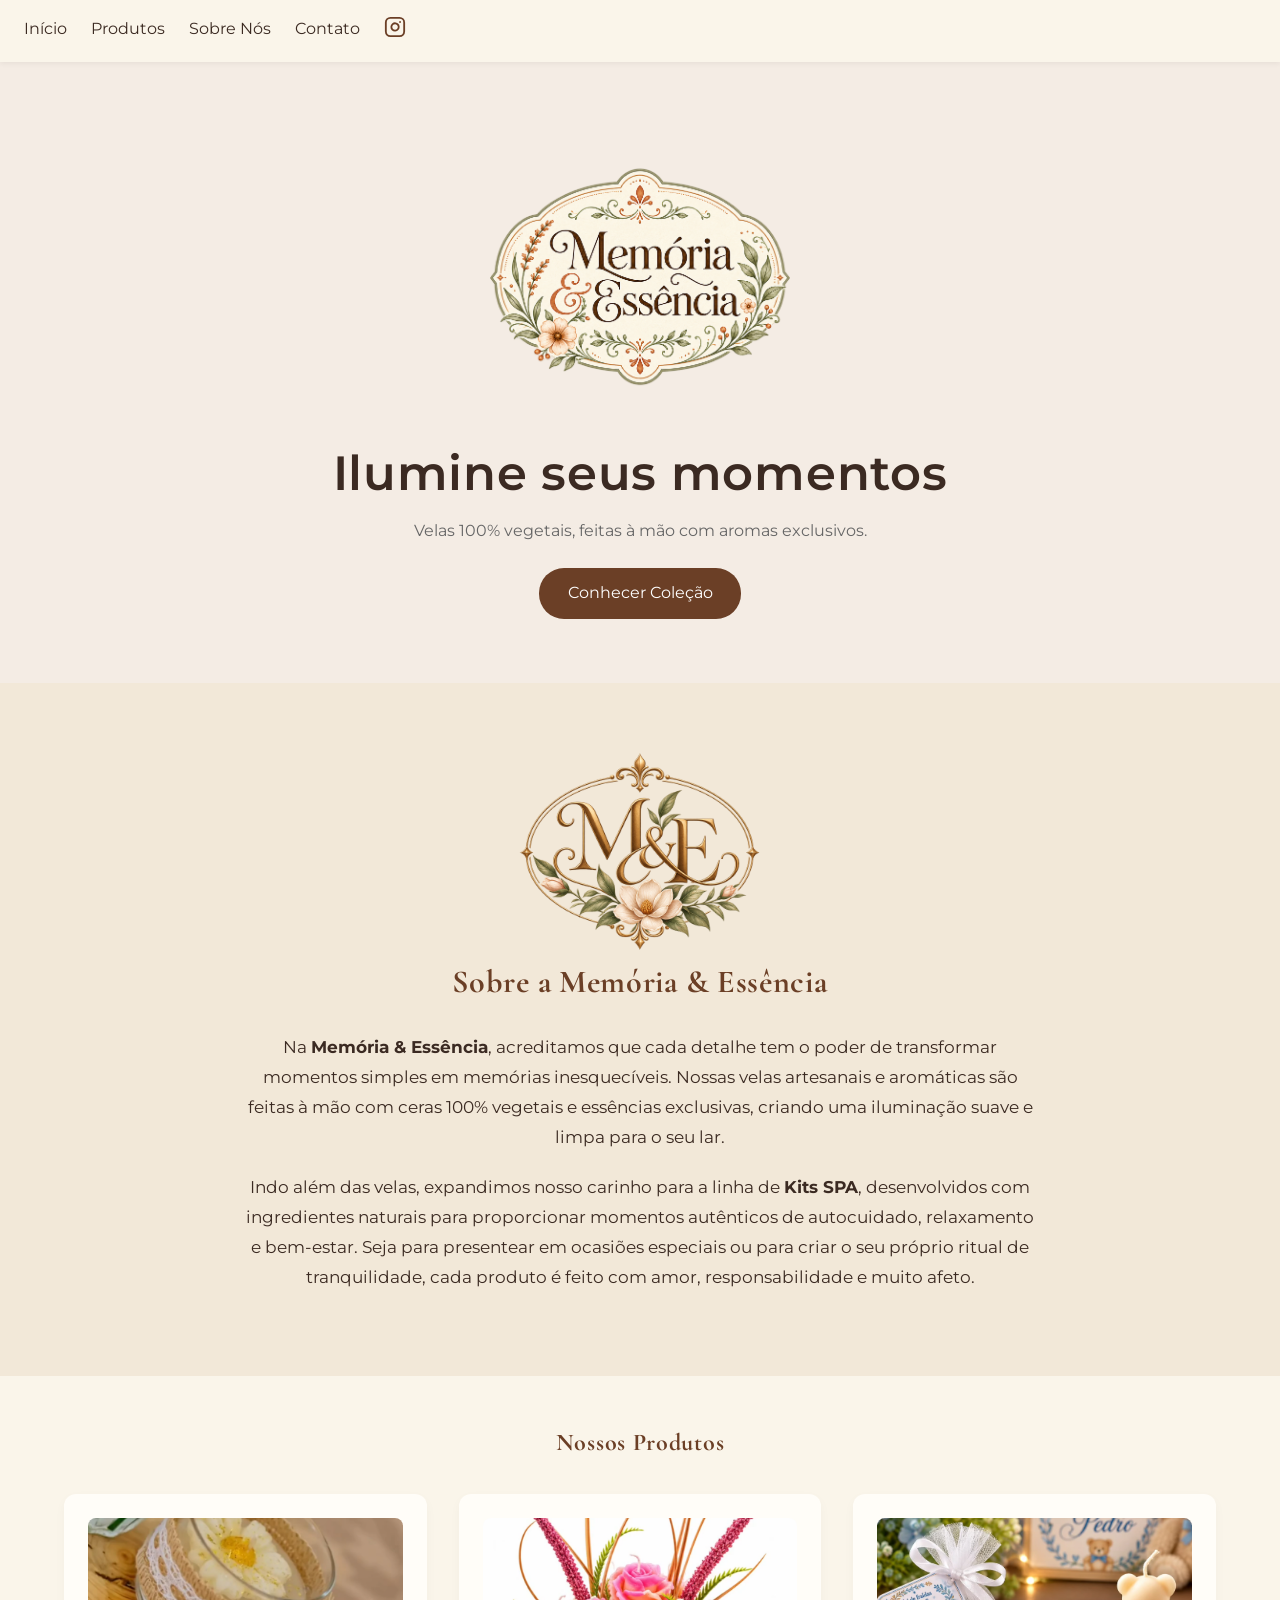
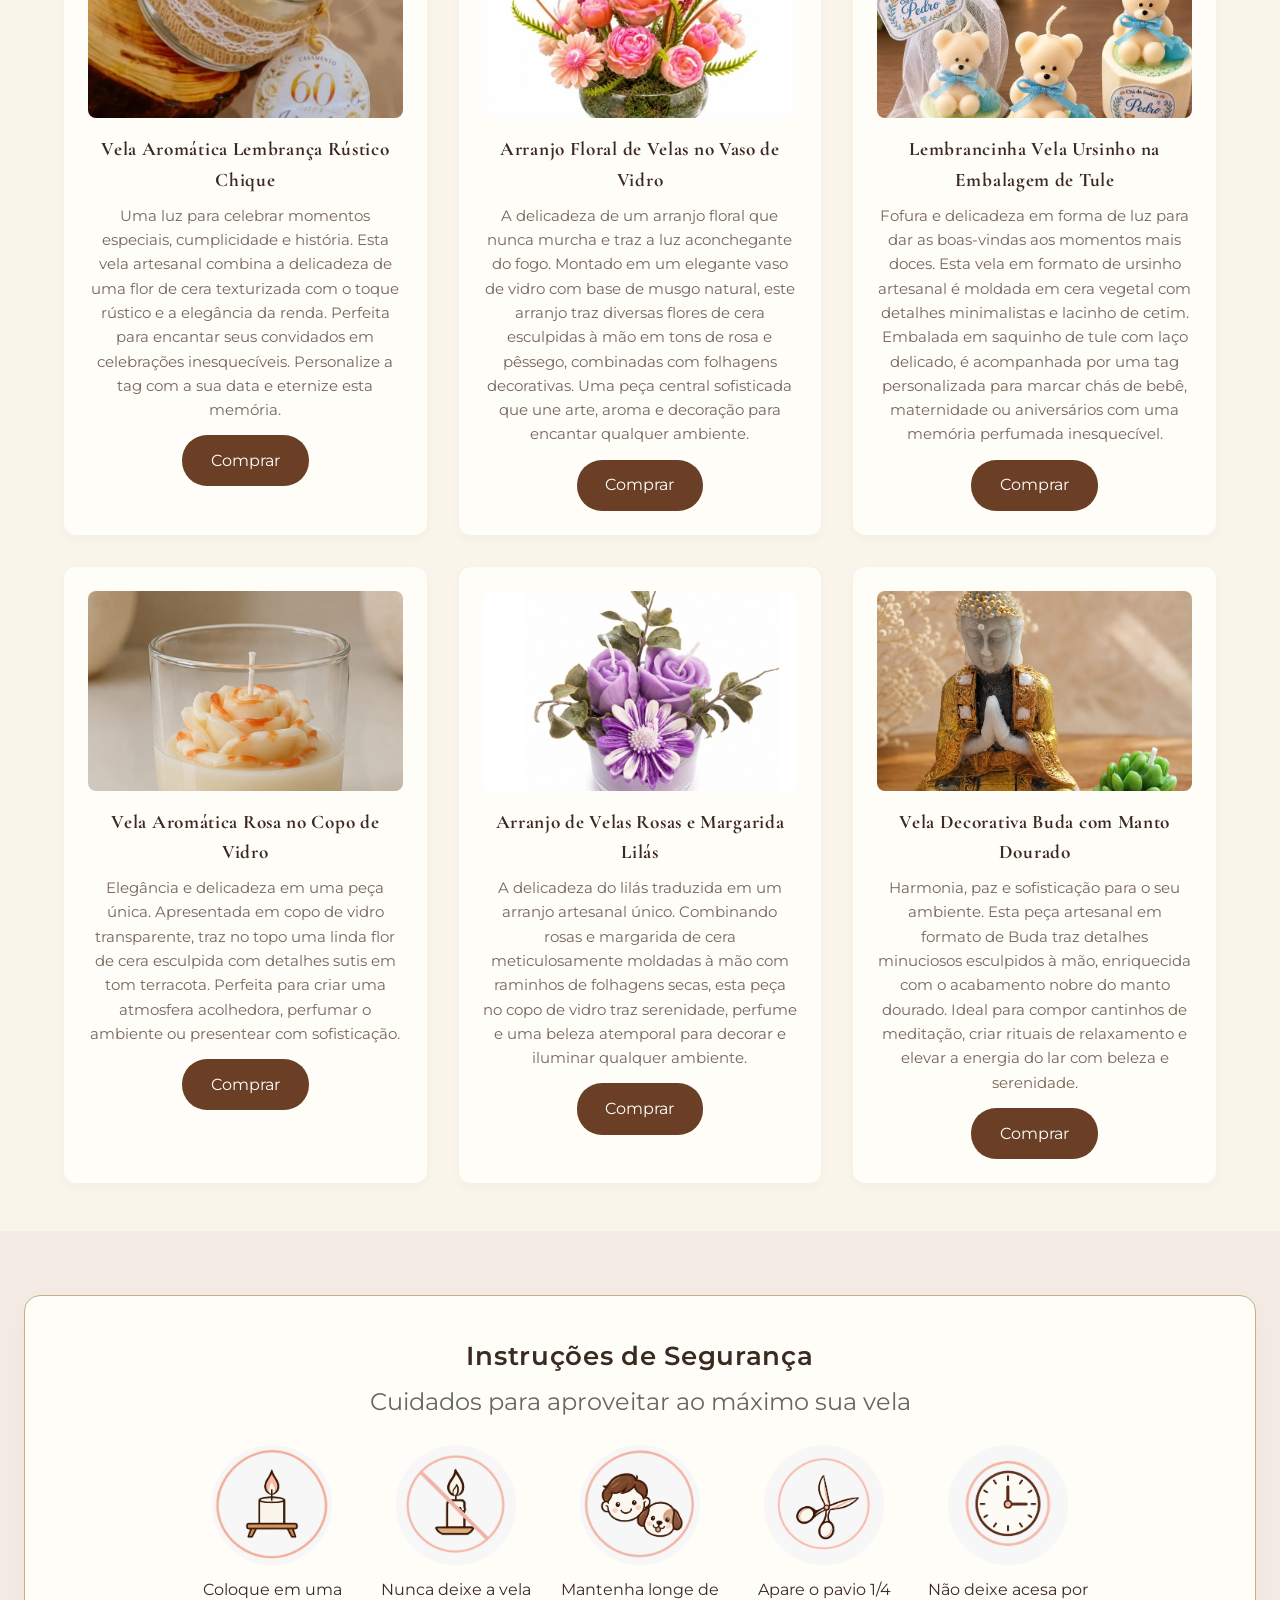
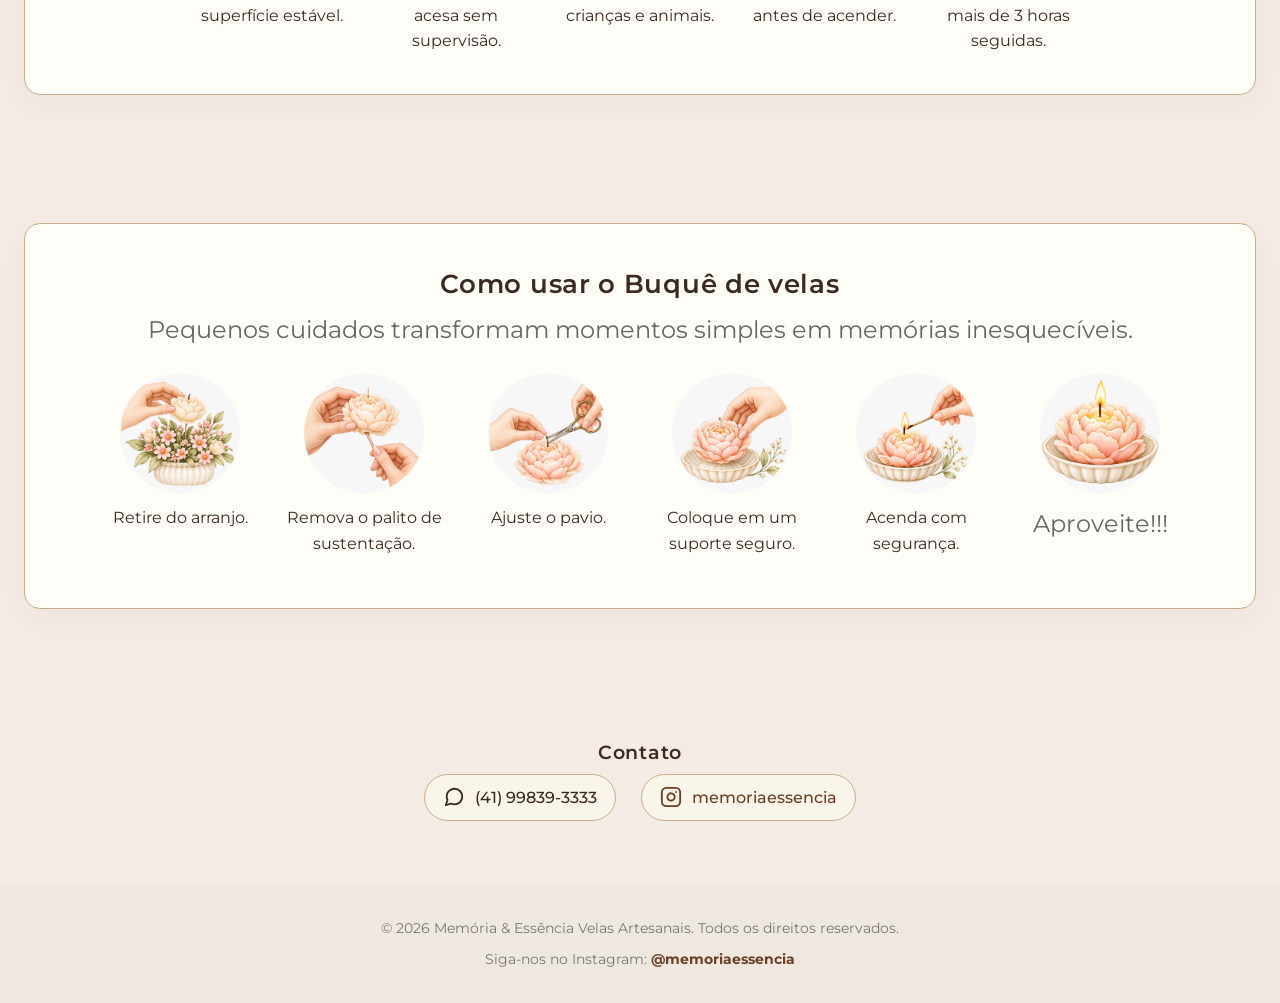
<file: index.html>
<!DOCTYPE html>
<html lang="pt-BR">

<head>
  <meta charset="UTF-8">
  <meta name="viewport" content="width=device-width, initial-scale=1.0">
  <title>Memória & Essência - Velas Artesanais</title>
  <link rel="preconnect" href="https://fonts.googleapis.com">
  <link rel="preconnect" href="https://fonts.gstatic.com" crossorigin>
  <link href="https://fonts.googleapis.com/css2?family=Cormorant+Garamond:wght@500;600;700&family=Montserrat:wght@300;400;500&display=swap" rel="stylesheet">
  <link rel="stylesheet" href="style.css">
  <link rel="icon" type="image/png" href="logo-mini.png">
  <!-- Meta Tags para Redes Sociais e WhatsApp -->
<meta property="og:type" content="website">
<meta property="og:title" content="Memória & Essência - Velas Artesanais & Kits SPA">
<meta property="og:description" content="Velas 100% vegetais feitas à mão e produtos naturais para o seu bem-estar.">
<meta property="og:url" content="https://memoriaessencia.github.io/home/">

   <!-- Aponta para a logo-mini em vez da logo padrão -->
  <meta property="og:image" content="https://memoriaessencia.github.io/home/1200x630.png">
  <meta property="og:image:type" content="image/png">
</head>

<body>

  <header class="header">

    <button class="menu-toggle" id="menuToggle" aria-label="Abrir Menu">
      &#9776;
    </button>

    <nav class="nav" id="navMenu">
      <ul>
        <li><a href="#home">Início</a></li>
        <li><a href="#produtos">Produtos</a></li>
        <li><a href="#sobre">Sobre Nós</a></li>
        <li><a href="#contato">Contato</a></li>
        <li>
          <a href="https://www.instagram.com/memoriaessencia" target="_blank" rel="noopener noreferrer"
            class="instagram-link" aria-label="Instagram">
            
            <svg xmlns="http://www.w3.org/2000/svg" width="22" height="22" viewBox="0 0 24 24" fill="none"
              stroke="currentColor" stroke-width="2" stroke-linecap="round" stroke-linejoin="round">
              <rect x="2" y="2" width="20" height="20" rx="5" ry="5"></rect>
              <path d="M16 11.37A4 4 0 1 1 12.63 8 4 4 0 0 1 16 11.37z"></path>
              <line x1="17.5" y1="6.5" x2="17.51" y2="6.5"></line>
            </svg>
            
          </a>
        </li>
      </ul>
    </nav>
  </header>

  <section id="home" class="hero">
     <img src="logo.png" alt="Memória & Essência" class="hero-logo">
  <div class="hero-content">
    <h1>Ilumine seus momentos</h1>    
    <p>Velas 100% vegetais, feitas à mão com aromas exclusivos.</p>
    <a href="#produtos" class="btn">Conhecer Coleção</a>
  </div>
</section>

  <!-- Seção Sobre Nós -->
  <section id="sobre" class="about">
    <div class="about-container">
      <img src="logo-mini.png" alt="Memória & Essência" class="hero-logo">
      <h2>Sobre a Memória & Essência</h2> 
      <p>
        Na <strong>Memória & Essência</strong>, acreditamos que cada detalhe tem o poder de transformar momentos simples em memórias inesquecíveis. Nossas velas artesanais e aromáticas são feitas à mão com ceras 100% vegetais e essências exclusivas, criando uma iluminação suave e limpa para o seu lar.
      </p>
      <p>
        Indo além das velas, expandimos nosso carinho para a linha de <strong>Kits SPA</strong>, desenvolvidos com ingredientes naturais para proporcionar momentos autênticos de autocuidado, relaxamento e bem-estar. Seja para presentear em ocasiões especiais ou para criar o seu próprio ritual de tranquilidade, cada produto é feito com amor, responsabilidade e muito afeto.
      </p>
    </div>
  </section>

  <!-- Seção de Produtos -->
  <section id="produtos" class="products">
    <h2>Nossos Produtos</h2>
    <div class="product-grid" id="productGrid" >
    </div>
  </section>

  <!-- SEGURANÇA -->
     <section id="seguranca" class="hero">

      <div class="instructions-card">
        <h1>Instruções de Segurança</h1>
        <p>Cuidados para aproveitar ao máximo sua vela</p>
        <ul class="instructions-buque">
          <li>
            <img src="img/step1.jpeg" class="instructions-img" />
            <span>Coloque em uma superfície estável.</span>
          </li>

          <li>
            <img src="img/step2.jpeg" class="instructions-img" />
            <span>Nunca deixe a vela acesa sem supervisão.</span>
          </li>


          <li>
            <img src="img/step3.jpeg" class="instructions-img" />
            <span>Mantenha longe de crianças e animais.</span>
          </li>

          <li>
            <img src="img/step4.jpeg" class="instructions-img" />
            <span>Apare o pavio 1/4 antes de acender.</span>
          </li>

          <li>
            <img src="img/step5.jpeg" class="instructions-img" />
            <span>Não deixe acesa por mais de 3 horas seguidas.</span>
          </li>

        </ul>

      </div>
    </section>

    <section id="buque" class="hero">

      <div class="instructions-card">
        <h1>Como usar o Buquê de velas</h1>
        <p>Pequenos cuidados transformam momentos simples em memórias inesquecíveis.</p>

        <ul class="instructions-buque">
          <li>
            <img src="img/buque1.jpeg" class="instructions-img" />
            <span>Retire do arranjo.</span>
          </li>

          <li>
            <img src="img/buque2.jpeg" class="instructions-img" />
            <span>Remova o palito de sustentação.</span>
          </li>


          <li>
            <img src="img/buque3.jpeg" class="instructions-img" />
            <span>Ajuste o pavio.</span>
          </li>

          <li>
            <img src="img/buque4.jpeg" class="instructions-img" />
            <span>Coloque em um suporte seguro.</span>
          </li>

          <li>
            <img src="img/buque5.jpeg" class="instructions-img" />
            <span>Acenda com segurança.</span>
          </li>
          <li>
            <img src="img/buque6.jpeg" class="instructions-img" />
            <p>Aproveite!!!</p>
          </li>
        </ul>
      </div>
    </section>

    <!-- SEÇÃO DE CONTATO -->
    <section class="hero" id="contato">
      <h2>Contato</h2>
      <div class="contact-links">
        <!-- WhatsApp -->
        <a href="https://wa.me/5541998393333" target="_blank" rel="noopener noreferrer"
          class="contact-link whatsapp-link" aria-label="WhatsApp">
          <svg xmlns="http://www.w3.org/2000/svg" width="22" height="22" viewBox="0 0 24 24" fill="none"
            stroke="currentColor" stroke-width="2" stroke-linecap="round" stroke-linejoin="round">
            <path
              d="M21 11.5a8.38 8.38 0 0 1-.9 3.8 8.5 8.5 0 0 1-7.6 4.7 8.38 8.38 0 0 1-3.8-.9L3 21l1.9-5.7a8.38 8.38 0 0 1-.9-3.8 8.5 8.5 0 0 1 4.7-7.6 8.38 8.38 0 0 1 3.8-.9h.5a8.48 8.48 0 0 1 8 8v.5z" />
          </svg>
          <span>(41) 99839-3333</span>
        </a>

        <!-- Instagram -->
        <a href="https://www.instagram.com/memoriaessencia" target="_blank" rel="noopener noreferrer"
          class="contact-link instagram-link" aria-label="Instagram">
          <svg xmlns="http://www.w3.org/2000/svg" width="22" height="22" viewBox="0 0 24 24" fill="none"
            stroke="currentColor" stroke-width="2" stroke-linecap="round" stroke-linejoin="round">
            <rect x="2" y="2" width="20" height="20" rx="5" ry="5"></rect>
            <path d="M16 11.37A4 4 0 1 1 12.63 8 4 4 0 0 1 16 11.37z"></path>
            <line x1="17.5" y1="6.5" x2="17.51" y2="6.5"></line>
          </svg>
          <span>memoriaessencia</span>
        </a>
      </div>
    </section>

  <!-- Rodapé -->
  <footer id="contato" class="footer">
    <div class="footer-content">
      <p>&copy; 2026 Memória & Essência Velas Artesanais. Todos os direitos reservados.</p>
      <!-- LINK DO INSTAGRAM NO RODAPÉ -->
      <p>
        Siga-nos no Instagram:
        <a href="https://www.instagram.com/memoriaessencia" target="_blank" rel="noopener noreferrer"
          class="footer-insta">
          @memoriaessencia
        </a>
      </p>
    </div>
  </footer>

  <script src="script.js"></script>
</body>

</html>
</file>
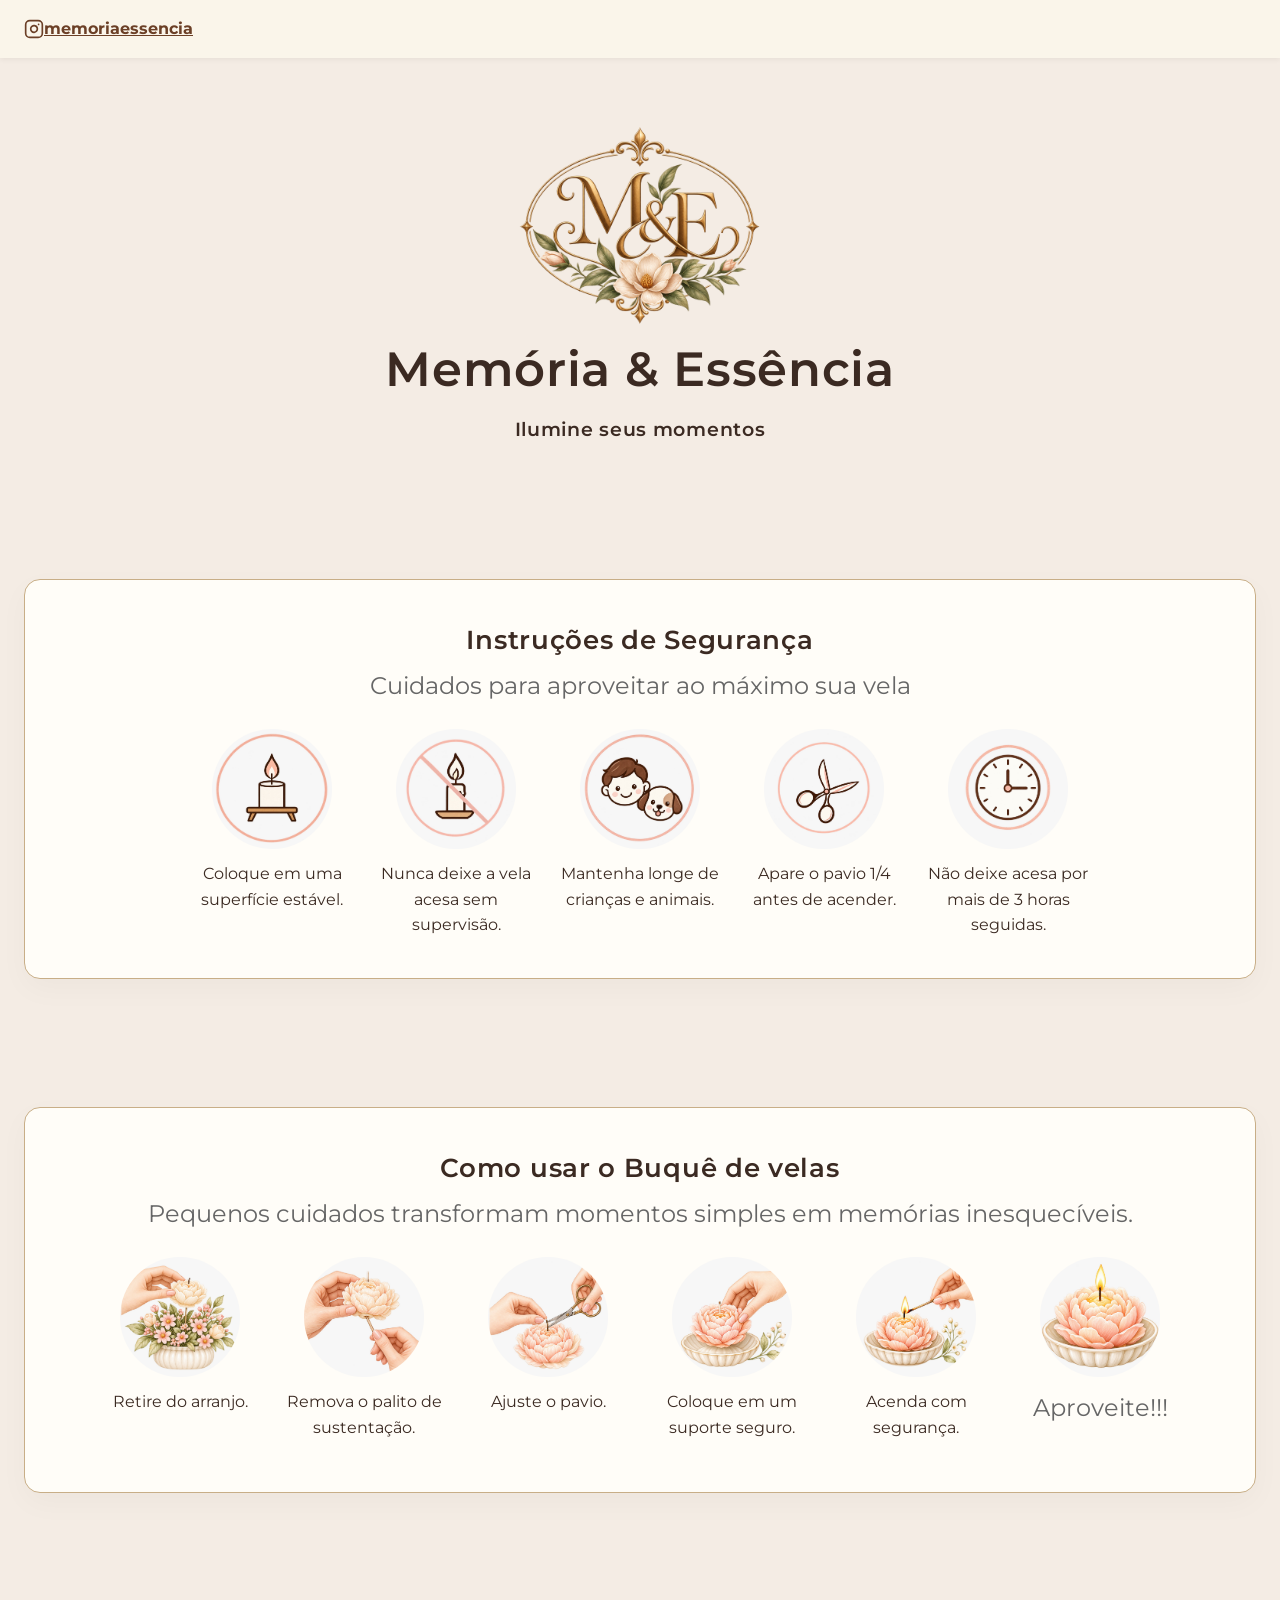
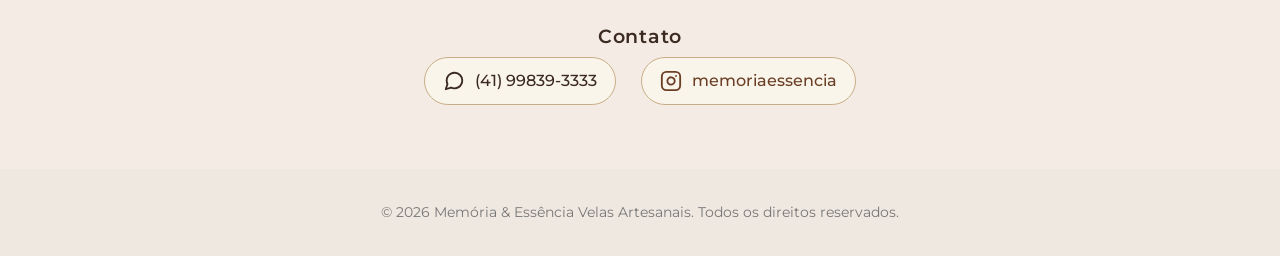
<file: seguranca.html>
<!DOCTYPE html>
<html lang="pt-BR">

<head>
  <meta charset="UTF-8">
  <meta name="viewport" content="width=device-width, initial-scale=1.0">
  <title>Memória & Essência - Instruções de Segurança</title>

  <!-- Fontes do Google -->
  <link rel="preconnect" href="https://fonts.googleapis.com">
  <link rel="preconnect" href="https://fonts.gstatic.com" crossorigin>
  <link
    href="https://fonts.googleapis.com/css2?family=Cormorant+Garamond:ital,wght@0,500;0,600;0,700;1,400&family=Montserrat:wght@300;400;500&display=swap"
    rel="stylesheet">

  <link rel="stylesheet" href="style.css">
  <link rel="icon" type="image/png" href="logo-mini.png">
  <!-- Meta tags Open Graph ajustadas para o WhatsApp -->
  <meta property="og:type" content="website">
  <meta property="og:title" content="Memória & Essência - Instruções de Segurança">
  <meta property="og:description" content="Aprenda a cuidar da sua vela artesanal com segurança.">
  <meta property="og:url" content="https://memoriaessencia.github.io/home/seguranca.html">

  <!-- Aponta para a logo-mini em vez da logo padrão -->
  <meta property="og:image" content="https://memoriaessencia.github.io/home/300x300.png">
  <meta property="og:image:type" content="image/png">

</head>

<body>

  <header class="header">
    <a href="https://www.instagram.com/memoriaessencia" target="_blank" rel="noopener noreferrer" class="instagram-link"
      aria-label="Instagram">
      <svg xmlns="http://www.w3.org/2000/svg" width="20" height="20" viewBox="0 0 24 24" fill="none"
        stroke="currentColor" stroke-width="2" stroke-linecap="round" stroke-linejoin="round">
        <rect x="2" y="2" width="20" height="20" rx="5" ry="5"></rect>
        <path d="M16 11.37A4 4 0 1 1 12.63 8 4 4 0 0 1 16 11.37z"></path>
        <line x1="17.5" y1="6.5" x2="17.51" y2="6.5"></line>
      </svg>
      <span>memoriaessencia</span>
    </a>
  </header>

  <main class="main-container">

    <section class="hero">
      <img src="logo-mini.png" alt="Memória & Essência" class="hero-logo">
       
      <h1>Memória & Essência</h1>
      <h2>Ilumine seus momentos</h2>
    </section>
    <section id="seguranca" class="hero">

      <div class="instructions-card">
        <h1>Instruções de Segurança</h1>
        <p>Cuidados para aproveitar ao máximo sua vela</p>
        <ul class="instructions-buque">
          <li>
            <img src="img/step1.jpeg" class="instructions-img" />
            <span>Coloque em uma superfície estável.</span>
          </li>

          <li>
            <img src="img/step2.jpeg" class="instructions-img" />
            <span>Nunca deixe a vela acesa sem supervisão.</span>
          </li>


          <li>
            <img src="img/step3.jpeg" class="instructions-img" />
            <span>Mantenha longe de crianças e animais.</span>
          </li>

          <li>
            <img src="img/step4.jpeg" class="instructions-img" />
            <span>Apare o pavio 1/4 antes de acender.</span>
          </li>

          <li>
            <img src="img/step5.jpeg" class="instructions-img" />
            <span>Não deixe acesa por mais de 3 horas seguidas.</span>
          </li>

        </ul>

      </div>
    </section>

    <section id="buque" class="hero">

      <div class="instructions-card">
        <h1>Como usar o Buquê de velas</h1>
        <p>Pequenos cuidados transformam momentos simples em memórias inesquecíveis.</p>

        <ul class="instructions-buque">
          <li>
            <img src="img/buque1.jpeg" class="instructions-img" />
            <span>Retire do arranjo.</span>
          </li>

          <li>
            <img src="img/buque2.jpeg" class="instructions-img" />
            <span>Remova o palito de sustentação.</span>
          </li>


          <li>
            <img src="img/buque3.jpeg" class="instructions-img" />
            <span>Ajuste o pavio.</span>
          </li>

          <li>
            <img src="img/buque4.jpeg" class="instructions-img" />
            <span>Coloque em um suporte seguro.</span>
          </li>

          <li>
            <img src="img/buque5.jpeg" class="instructions-img" />
            <span>Acenda com segurança.</span>
          </li>
          <li>
            <img src="img/buque6.jpeg" class="instructions-img" />
            <p>Aproveite!!!</p>
          </li>


        </ul>

      </div>
    </section>

    <!-- SEÇÃO DE CONTATO -->
    <section class="hero">
      <h2>Contato</h2>
      <div class="contact-links">
        <!-- WhatsApp -->
        <a href="https://wa.me/5541998393333" target="_blank" rel="noopener noreferrer"
          class="contact-link whatsapp-link" aria-label="WhatsApp">
          <svg xmlns="http://www.w3.org/2000/svg" width="22" height="22" viewBox="0 0 24 24" fill="none"
            stroke="currentColor" stroke-width="2" stroke-linecap="round" stroke-linejoin="round">
            <path
              d="M21 11.5a8.38 8.38 0 0 1-.9 3.8 8.5 8.5 0 0 1-7.6 4.7 8.38 8.38 0 0 1-3.8-.9L3 21l1.9-5.7a8.38 8.38 0 0 1-.9-3.8 8.5 8.5 0 0 1 4.7-7.6 8.38 8.38 0 0 1 3.8-.9h.5a8.48 8.48 0 0 1 8 8v.5z" />
          </svg>
          <span>(41) 99839-3333</span>
        </a>

        <!-- Instagram -->
        <a href="https://www.instagram.com/memoriaessencia" target="_blank" rel="noopener noreferrer"
          class="contact-link instagram-link" aria-label="Instagram">
          <svg xmlns="http://www.w3.org/2000/svg" width="22" height="22" viewBox="0 0 24 24" fill="none"
            stroke="currentColor" stroke-width="2" stroke-linecap="round" stroke-linejoin="round">
            <rect x="2" y="2" width="20" height="20" rx="5" ry="5"></rect>
            <path d="M16 11.37A4 4 0 1 1 12.63 8 4 4 0 0 1 16 11.37z"></path>
            <line x1="17.5" y1="6.5" x2="17.51" y2="6.5"></line>
          </svg>
          <span>memoriaessencia</span>
        </a>
      </div>
    </section>


  </main>

  <!-- Rodapé -->
  <footer id="contato" class="footer">
    <div class="footer-content">
      <p>&copy; 2026 Memória & Essência Velas Artesanais. Todos os direitos reservados.</p>
    </div>
  </footer>

</body>

</html>
</file>
<file: style.css>
/* --- RESET E VARIÁVEIS --- */
* {
  margin: 0;
  padding: 0;
  box-sizing: border-box;
}

:root {
  --primary-color: #6B3F26;     /* Marrom profundo da tipografia */
  --secondary-color: #A8663A;   /* Cobre / terracota dos ornamentos */
  --accent-color: #7A7B55;      /* Verde oliva das folhas */
  
  --bg-color: #FAF5EA;          /* Creme suave do fundo da logo */
  --bg-secondary: #F2E8D8;      /* Bege para seções alternadas */
  --card-bg: #FFFDF8;           /* Marfim claro para cards */
  
  --text-color: #3B2A22;        /* Marrom escuro, mais elegante que preto */
  --text-light: #76665B;        /* Texto secundário */
  
  --border-color: #C8AE87;      /* Dourado/bege suave */
  --highlight-color: #C47B49;   /* Cobre mais vivo para detalhes */
  
  --font-main: 'Segoe UI', Tahoma, Geneva, Verdana, sans-serif;
  /* NOVAS VARIÁVEIS DE FONTE */
  --font-main: 'Montserrat', sans-serif;
  --font-title: 'Cormorant Garamond', serif;
}



body {
  font-family: var(--font-main);
  background-color: var(--bg-color);
  color: var(--text-color);
  line-height: 1.6;
  font-weight: 400;
}
 
.header {
  display: flex;
  justify-content: space-between;
  align-items: center;
  padding: 1rem 1.5rem;
  background-color: var(--bg-color);
  position: sticky;
  top: 0;
  box-shadow: 0 2px 5px rgba(0,0,0,0.05);
  z-index: 1000;
}
h1, h2, h3, .logo {
  font-family: var(--font-title);
  letter-spacing: 0.7px;
  font-weight: bold;
}
.logo {
  font-size: 1.5rem;
  font-weight: bold;
  color: var(--primary-color);
  text-decoration: none;
  letter-spacing: 2px;
}

.menu-toggle {
  background: none;
  border: none;
  font-size: 1.8rem;
  color: var(--primary-color);
  cursor: pointer;
}

.nav {
  display: none; /* Escondido por padrão no mobile */
  position: absolute;
  top: 100%;
  left: 0;
  width: 100%;
  background-color: var(--bg-color);
  border-bottom: 1px solid #eee;
}

.nav.active {
  display: block; /* Exibido via JavaScript */
}

.nav ul {
  list-style: none;
  text-align: center;
}

.nav li a {
  display: block;
  padding: 1rem;
  color: var(--text-color);
  text-decoration: none;
  font-weight: 5rem;
}

/* --- HERO SECTION --- */
.hero {
  padding: 4rem 1.5rem;
  text-align: center;
  background-color: #f4ece4;
}

.hero h1 {
  font-family: var(--font-serif);
  font-size: 1.7rem;
  font-weight: 600;
  color: var(--text-main);
  margin-bottom: 6px;
}

.hero h2 {
  font-family: var(--font-serif);
  font-size: 1.2rem;
  font-weight: 600;
  color: var(--text-main);
  margin-bottom: 6px;
}

.hero p {
  margin-bottom: 1.5rem;
  color: #666;
}

.btn {
  display: inline-block;
  padding: 0.8rem 1.8rem;
  background-color: var(--primary-color);
  color: #fff;
  text-decoration: none;
  border-radius: 25px;
  border: none;
  cursor: pointer;
  transition: opacity 0.3s;
}

.btn:hover {
  opacity: 0.9;
}

/* --- PRODUTOS --- */
.products {
  padding: 3rem 1.5rem;
  max-width: 1200px;
  margin: 0 auto;
}

.products h2 {
  text-align: center;
  margin-bottom: 2rem;
  color: var(--primary-color);
}

.product-grid {
  display: grid;
  grid-template-columns: 1fr; /* 1 coluna no mobile */
  gap: 2rem;
}

.product-card {
  background-color: var(--card-bg);
  border-radius: 12px;
  padding: 1.5rem;
  text-align: center;
  box-shadow: 0 4px 12px rgba(0,0,0,0.03);
}

.product-img-placeholder {
  width: 100%;
  height: 200px;
  background-color: #eae1d9;
  border-radius: 8px;
  display: flex;
  align-items: center;
  justify-content: center;
  color: #888;
  margin-bottom: 1rem;
}

.product-card h3 {
  font-size: 1.2rem;
  margin-bottom: 0.5rem;
}

.price {
  font-weight: bold;
  color: var(--primary-color);
  margin-bottom: 1rem;
}

/* --- FOOTER --- */
.footer {
  text-align: center;
  padding: 2rem 1.5rem;
  background-color: #efe8e0;
  font-size: 0.9rem;
  color: #777;
}

/* --- MEDIA QUERIES (DESKTOP E TABLETS) --- */
@media (min-width: 768px) {
  .menu-toggle {
    display: none; /* Esconde o botão hambúrguer */
  }

  .nav {
    display: block; /* Menu sempre visível */
    position: static;
    width: auto;
    border: none;
  }

  .nav ul {
    display: flex;
    gap: 1.5rem;
  }

  .nav li a {
    padding: 0;
  }

  .hero h1 {
    font-size: 3rem;
  }

  .product-grid {
    grid-template-columns: repeat(3, 1fr); /* 3 colunas no desktop */
  }
}

/* --- AJUSTES DA LOGO --- */
.logo {
  display: flex;
  align-items: center;
}

.logo-img {
  height: 45px; /* Ajuste a altura ideal para a sua logo aqui */
  width: auto;  /* Mantém a proporção da imagem */
  object-fit: contain;
}

/* --- ESTILO DO LINK DO INSTAGRAM NO MENU --- */
.instagram-link {
  color: var(--primary-color) !important;
  font-weight: bold;
}

/* --- ESTILOS DO RODAPÉ COM INSTAGRAM --- */
.footer-content {
  display: flex;
  flex-direction: column;
  gap: 0.5rem;
  align-items: center;
}

.footer-insta {
  color: var(--primary-color);
  text-decoration: none;
  font-weight: bold;
}

.footer-insta:hover {
  text-decoration: underline;
}

/* --- ESTILO DA LOGO NO HERO --- */
.hero-logo {
  max-width: 300px; /* Ajuste aqui a largura máxima desejada para a logo */
  width: 100%;
  height: auto;
  margin: 0.3rem auto; /* Centraliza e cria espaço acima e abaixo */
  display: block;
}

/* --- ESTILO DO ÍCONE SVG DO INSTAGRAM --- */
.instagram-link {
  display: inline-flex;
  align-items: center;
  justify-content: center;
  color: var(--primary-color);
  transition: transform 0.2s ease;
}

.instagram-link:hover {
  transform: scale(1.1); /* Efeito suave de zoom ao passar o mouse */
}

/* --- SEÇÃO SOBRE NÓS --- */
.about {
  padding: 4rem 1.5rem;
  background-color: var(--bg-secondary);
  text-align: center;
}

.about-container {
  max-width: 800px;
  margin: 0 auto;
}

.about h2 {
  font-size: 2rem;
  color: var(--primary-color);
  margin-bottom: 1.5rem;
}

.about p {
  font-size: 1.05rem;
  color: var(--text-color);
  margin-bottom: 1.2rem;
  line-height: 1.8;
}

.instructions-card {
  background: var(--card-bg);
  border: 1px solid var(--border-color);
  border-radius: 16px;
  padding: 40px 30px;
  width: 100%;
  box-shadow: 0 10px 30px rgba(0, 0, 0, 0.03);
  text-align: center;
}

.instructions-card h1 {
  font-family: var(--font-serif);
  font-size: 2.1rem;
  font-weight: 600;
  color: var(--text-main);
  margin-bottom: 6px;
}

.instructions-card .subtitle {
  font-size: 0.85rem;
  color: var(--text-muted);
  margin-bottom: 30px;
  font-weight: 300;
  text-transform: uppercase;
  letter-spacing: 1px;
}

/* ==========================================================
   LISTA DE INSTRUÇÕES COM ÍCONES
   ========================================================== */
.instructions-list {
  list-style: none;
  display: flex;
  flex-direction: column;
  gap: 18px;
  text-align: left;
}

.instructions-list li {
  display: flex;
  align-items: center;
  gap: 16px;
  padding: 10px 12px;
  border-bottom: 1px dashed var(--border-color);
}
.instructions-list span {
  font-size: 1.4rem !important; /* Aumentado de 0.95rem para 1.15rem */
  font-weight: 700;   /* Deixou o texto ligeiramente mais encorpado para facilitar a leitura */
  color: var(--text-main);
}

.instructions-list li:last-child {
  border-bottom: none;
}
.instructions-card h1{
  font-size: 1.6rem !important;
}
.instructions-card p{
  font-size: 1.5rem !important;
}
/* Círculo do Ícone */
.icon-wrapper {
  flex-shrink: 0;
  width: 44px;
  height: 44px;
  border-radius: 50%;
  background-color: var(--bg-color);
  border: 1px solid var(--border-color);
  display: flex;
  align-items: center;
  justify-content: center;
  color: var(--accent-color);
}

.instructions-list span {
  font-size: 0.95rem;
  font-weight: 400;
  color: var(--text-main);
}

@media (max-width: 480px) {
  .instructions-card {
    padding: 30px 20px;
  }

  .instructions-card h1 {
    font-size: 1.8rem;
  }

  .instructions-list span {
    font-size: 0.88rem;
  }
}
.instructions-buque {
  display: flex;
  flex-wrap: wrap; /* Permite que os itens fiquem lado a lado se houver espaço */
  justify-content: center;
  gap: 24px;
  list-style: none;
  padding: 0;
}
.instructions-buque li {
  display: flex;
  flex-direction: column; /* Coloca a imagem ACIMA do texto */
  align-items: center;    /* Centraliza imagem e texto */
  text-align: center;     /* Centraliza o texto */
  width: 160px;           /* Largura do card do item */
}

.instructions-img {
  width: 120px;
  height: 120px;
  object-fit: cover;
  border-radius: 50%;     /* Mantém o formato circular do layout */
  margin-bottom: 12px;
}

/* ==========================================================
   SEÇÃO DE CONTATO
   ========================================================== */
.contact-section {
  padding: 4rem 1.5rem;
  text-align: center; 
  text-align: center; 
  background: var(--card-bg);
  border: 1px solid var(--border-color);
  border-radius: 16px;
  box-shadow: 0 10px 30px rgba(0, 0, 0, 0.03);
}

.contact-section h2 {
  font-family: var(--font-serif);
  font-size: 1.6rem;
  font-weight: 600;
  color: var(--text-main);
  margin-bottom: 20px;
}

.contact-links {
  display: flex;
  justify-content: center;
  align-items: center;
  gap: 25px;
  flex-wrap: wrap;
}

.contact-link {
  display: flex;
  align-items: center;
  gap: 10px;
  text-decoration: none;
  color: var(--text-main);
  font-weight: 500;
  padding: 10px 18px;
  border-radius: 30px;
  border: 1px solid var(--border-color);
  background-color: var(--bg-color);
  transition: all 0.3s ease;
}

/* Tamanho da fonte dos botões de contato */
.hero .contact-section .contact-link span {
  font-size: 1.1rem;
}

/* Efeito ao passar o mouse */
.contact-link:hover {
  border-color: var(--accent-color);
  color: var(--accent-color);
  transform: translateY(-2px);
}

.whatsapp-link:hover {
  color: #25d366;
  border-color: #25d366;
}

.instagram-link:hover {
  color: #e1306c;
  border-color: #e1306c;
}
</file>
